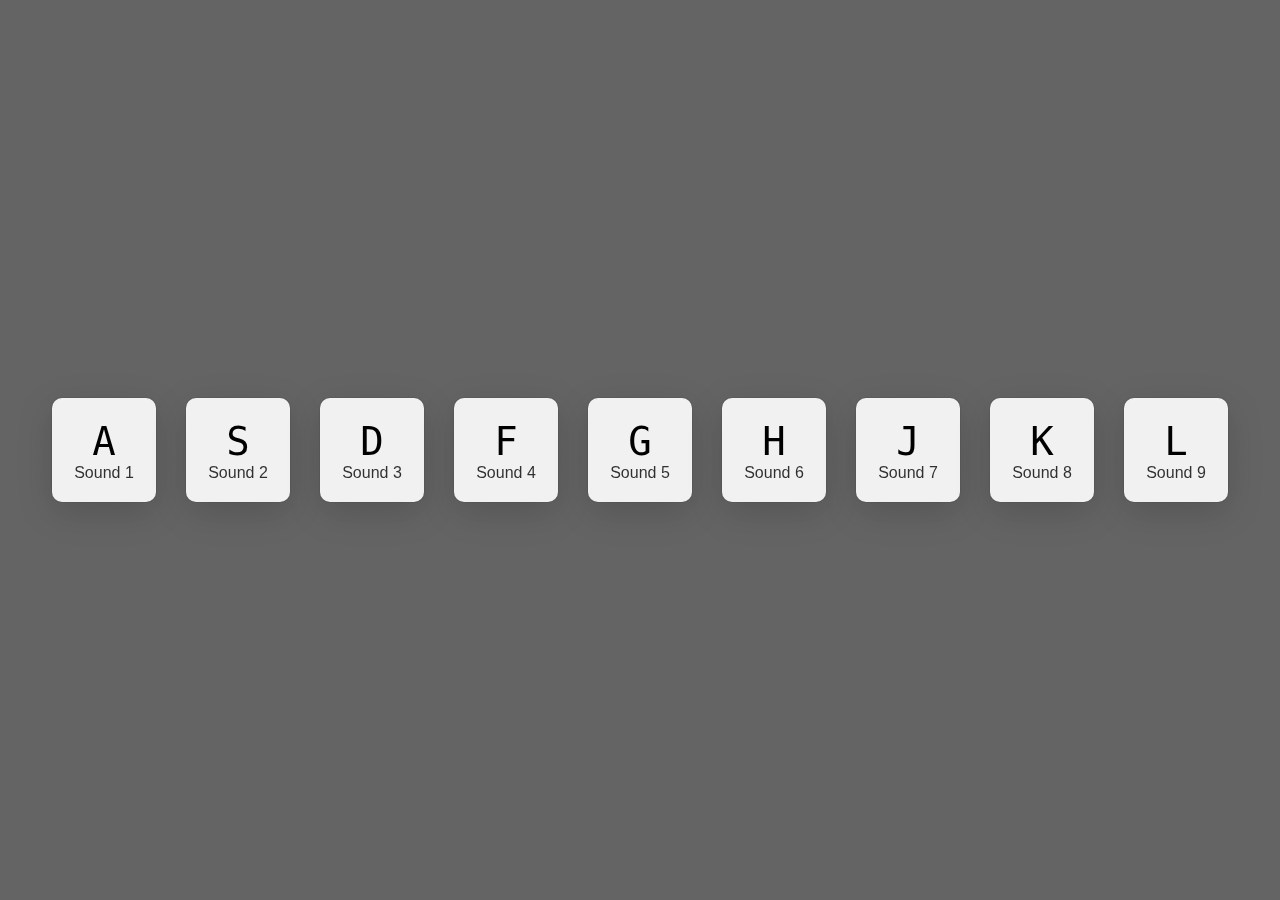
<file: 01-drum-kit/index.html>
<!DOCTYPE html>
<html lang="es">
<head>
    <meta charset="UTF-8">
    <meta http-equiv="X-UA-Compatible" content="IE=edge">
    <meta name="viewport" content="width=device-width, initial-scale=1.0">
    <title>01-drum-kit</title>
    <link rel="stylesheet" href="main.css">
</head>
<body>
    <div class="container">
        <div data-key="65" class="key">
            <kbd>A</kbd>
            <p>Sound 1</p>
        </div>
        <div data-key="83" class="key">
            <kbd>S</kbd>
            <p>Sound 2</p>
        </div>
        <div data-key="68" class="key">
            <kbd>D</kbd>
            <p>Sound 3</p>
        </div>
        <div data-key="70" class="key">
            <kbd>F</kbd>
            <p>Sound 4</p>
        </div>
        <div data-key="71" class="key">
            <kbd>G</kbd>
            <p>Sound 5</p>
        </div>
        <div data-key="72" class="key">
            <kbd>H</kbd>
            <p>Sound 6</p>
        </div>
        <div data-key="74" class="key">
            <kbd>J</kbd>
            <p>Sound 7</p>
        </div>
        <div data-key="75" class="key">
            <kbd>K</kbd>
            <p>Sound 8</p>
        </div>
        <div data-key="76" class="key">
            <kbd>L</kbd>
            <p>Sound 9</p>
        </div>
    </div>

    <audio data-key="65" src="audio/01.wav"></audio>
    <audio data-key="83" src="audio/02.wav"></audio>
    <audio data-key="68" src="audio/03.wav"></audio>
    <audio data-key="70" src="audio/04.wav"></audio>
    <audio data-key="71" src="audio/05.wav"></audio>
    <audio data-key="72" src="audio/06.wav"></audio>
    <audio data-key="74" src="audio/07.wav"></audio>
    <audio data-key="75" src="audio/08.wav"></audio>
    <audio data-key="76" src="audio/09.wav"></audio>

    <script src="main.js"></script>

</body>
</html>
</file>
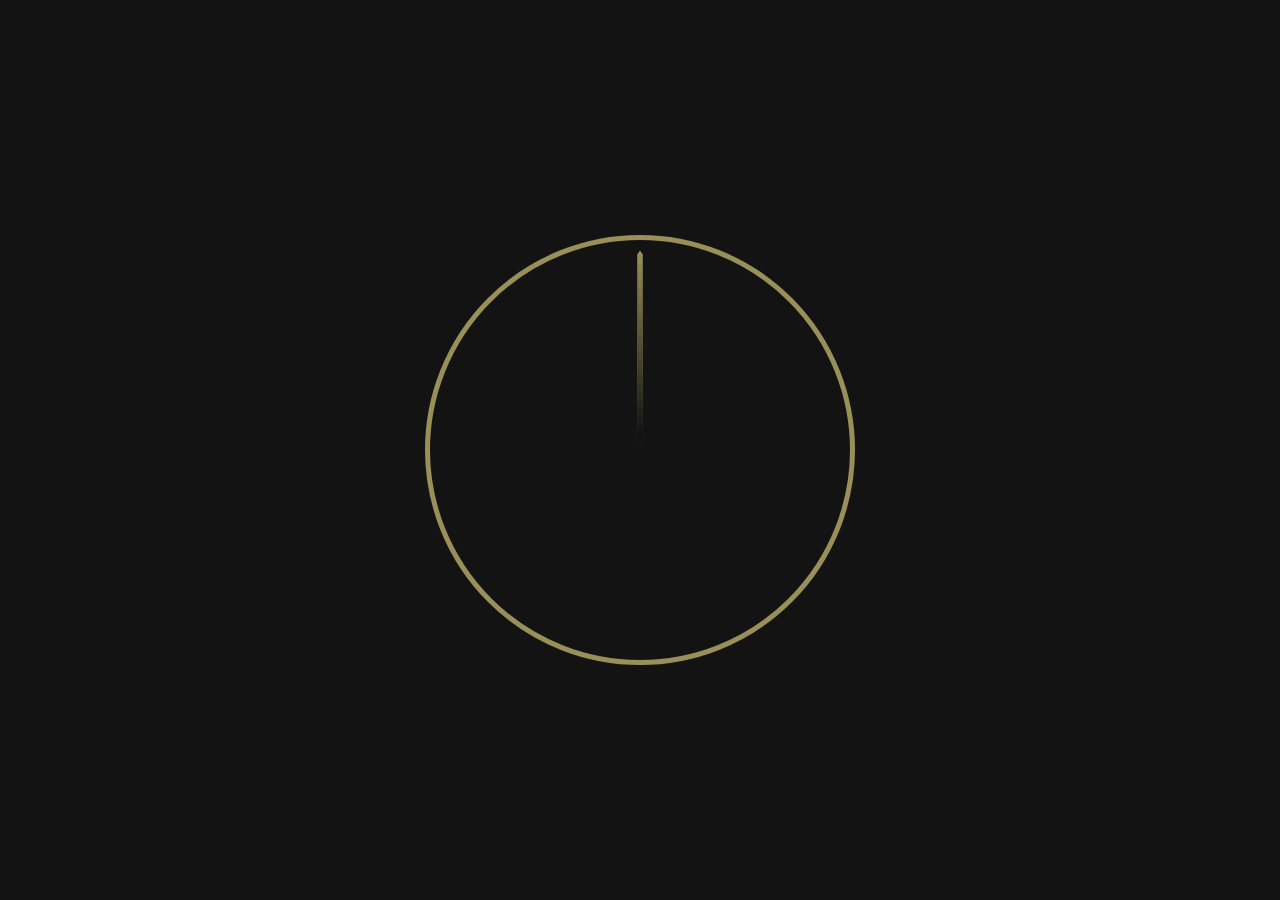
<file: 02-clock/index.html>
<!DOCTYPE html>
<html lang="en">
<head>
    <meta charset="UTF-8">
    <meta http-equiv="X-UA-Compatible" content="IE=edge">
    <meta name="viewport" content="width=device-width, initial-scale=1.0">
    <title>Clock</title>
    <link rel="stylesheet" href="main.css">
</head>
<body>
    <div class="container">
        <div class="clock">
            <div class="clock-face">
                <div class="hand hour"></div>
                <div class="hand minute"></div>
                <div class="hand second"></div>
            </div>
        </div>
    </div>

    <script src="main.js"></script>
</body>
</html>
</file>
<file: 01-drum-kit/main.css>
*{
    padding: 0;
    margin: 0;
}

body{
    background: url('https://images.unsplash.com/photo-1506157786151-b8491531f063?ixlib=rb-4.0.3&ixid=MnwxMjA3fDB8MHxwaG90by1wYWdlfHx8fGVufDB8fHx8&auto=format&fit=crop&w=1470&q=80') no-repeat;
    background-size: cover;
    background-clip: content-box;
}

.container{
    width: 100vw;
    height: 100vh;
    display: flex;
    align-items: center;
    justify-content: center;
    gap: 30px;
    background: rgba(34, 34, 34, 0.7);
    backdrop-filter: blur(10px);
}

.container div{
    background: #F1F1F1;
    border: transparent 2px solid;
    display: flex;
    flex-direction: column;
    align-items: center;
    justify-content: center;
    height: 100px;
    width: 100px;
    box-shadow: rgba(0, 0, 0, 0.16) 0px 10px 36px 0px, rgba(0, 0, 0, 0.06) 0px 0px 0px 1px;
    border-radius: 10px;
    transition: all .5s;
}
.container div.active{
    scale: 1.1;
    border: #F1F1F1 2px solid;
    color: #F1F1F1;
    background: rgba(34, 34, 34, 0.6);
}
.container div kbd{
    font-family: monospace;
    font-size: 3em;
}
.container div p{
    opacity: .8;
    font-family: sans-serif;
}
</file>
<file: 02-clock/main.css>
*{
    padding: 0;
    margin: 0;
}

body{
    background: #131313;
    font-family: sans-serif;
}

.container{
    width: 100vw;
    height: 100vh;
    display: flex;
    align-items: center;
    justify-content: center;
}

.clock{
    width: 25em;
    height: 25em;
    border: 5px solid #998f58;
    border-radius: 50%;
    margin: 50px auto;
    padding: 10px;
}

.clock-face{
    width: 100%;
    height: 100%;
    position: relative;
}

.hand{
    width: 50%;
    height: 5px;
    background: rgb(19,19,19);
    background: linear-gradient(90deg, rgba(153,143,88,1) 0%, rgba(19,19,19,1) 90%);
    position: absolute;
    top: 50%;
    transform-origin: 100%;
    transform: rotate(90deg);
    border-radius: 100px;
    transition: all .5s;
}
.hand.second{
    height: 2px;
}
.hand.hour{
    width: 50%;
    background: linear-gradient(90deg, rgba(153,143,88,1) 0%, rgba(153,143,88,1) 50% , rgba(19,19,19,1) 100%);
}
</file>
